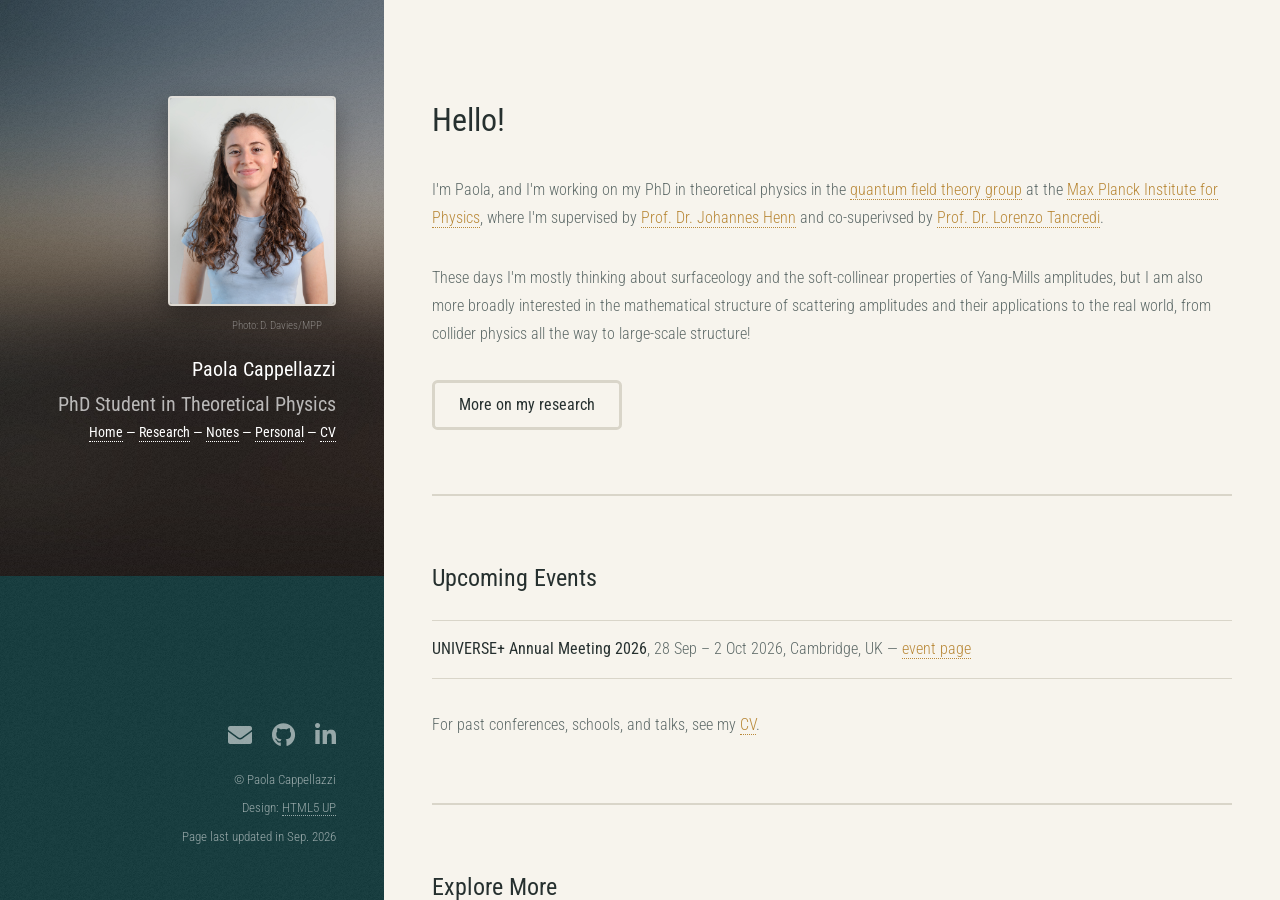
<file: index.html>
<!DOCTYPE HTML>
<!--
	Strata by HTML5 UP
	html5up.net | @ajlkn
	Free for personal and commercial use under the CCA 3.0 license (html5up.net/license)
	Adapted for Paola Cappellazzi
-->
<html>
	<head>
		<title>Paola Cappellazzi</title>
		<meta charset="utf-8" />
		<meta name="viewport" content="width=device-width, initial-scale=1, user-scalable=no" />
		<link rel="stylesheet" href="assets/css/main.css" />
	</head>
	<body class="is-preload">

		<!-- Header -->
			<header id="header">
				<div class="inner">
					<a href="#" class="image avatar"><img src="images/avatar.jpg" alt="Paola Cappellazzi" /></a>
					<p class="photo-credit">Photo: D. Davies/MPP</p>
					<h1><strong>Paola Cappellazzi</strong></h1>
					<h1>PhD Student in Theoretical Physics</h1>
					<h5><a href="index.html">Home</a> — <a href="research.html">Research</a> — <a href="notes.html">Notes</a> — <a href="personal.html">Personal</a> — <a href="cv.html">CV</a></h5>
				</div>
			</header>

		<!-- Content -->
			<div id="content-scroll">
			<div id="main">

				<!-- About -->
					<section id="about">
						<header class="major">
							<h2>Hello!</h2>
						</header>
						<p>
							I'm Paola, and I'm working on my PhD in theoretical physics in the <a href="https://www.mpp.mpg.de/en/research/structure-of-matter/quantum-field-theory" class="active">quantum field theory group</a> at the <a href="https://www.mpp.mpg.de/en/" class="active">Max Planck Institute for Physics</a>, where I'm supervised by <a href="https://jmhenn.github.io/index.html" class="active">Prof. Dr. Johannes Henn</a> and co-superivsed by <a href="https://www.professoren.tum.de/en/tancredi-lorenzo" class="active">Prof. Dr. Lorenzo Tancredi</a>.
						</p>
						
						<p>
							These days I'm mostly thinking about surfaceology and the soft-collinear properties of Yang-Mills amplitudes, but I am also more broadly interested in the mathematical structure of scattering amplitudes and their applications to the real world, from collider physics all the way to large-scale structure!
						</p>
						<ul class="actions">
							<li><a href="research.html" class="button">More on my research</a></li>
						</ul>
							<!--a recently completed my Master's in <a href="https://www.theorie.physik.uni-muenchen.de/TMP/" class="active">Theoretical and Mathematical Physics</a> in Munich.at <a href="https://www.lmu.de/en/index.html" class="active">LMU</a> and <a href="https://www.tum.de/en/" class="active">TUM</a> in Munich, with a thesis carried out in the Quantum Field Theory group at the <a href="https://www.mpp.mpg.de/en/" class="active">Max Planck Institute for Physics</a>, supervised by <a href="https://jmhenn.github.io/index.html" class="active">Prof. Dr. Johannes Henn</a> and <a href="https://wwwmpa.mpa-garching.mpg.de/~fabians/" class="active">Dr. Fabian Schmidt</a>.
							This fall, I will be starting my PhD at the <a href="https://www.mpp.mpg.de/en/" class="active">Max Planck Institute for Physics</a>, supervised by <a href="https://jmhenn.github.io/index.html" class="active">Prof. Dr. Johannes Henn</a> and <a href="https://www.professoren.tum.de/en/tancredi-lorenzo" class="active">Prof. Dr. Lorenzo Tancredi</a>, working on surfaceology.
						</p>
						<p>
							More broadly, my research interests center on the mathematical structure of scattering amplitudes, as well as their phenomenological applications, in particular on (late-time) cosmology.
						</p>
					-->
					</section>

				<!-- Upcoming Events -->
					<section id="events">
						<h2>Upcoming Events</h2>
						<!--
						<p>
							Nothing on the calendar right now &mdash; check back soon!
						</p>
						-->
						<ul class="clean-list">
							<li>
								<b>UNIVERSE+ Annual Meeting 2026</b>, 28 Sep &ndash; 2 Oct 2026, Cambridge, UK &mdash; <a href="https://indico.mpp.mpg.de/event/11861/" class="active">event page</a>
							</li>
						</ul>
						<p>
							For past conferences, schools, and talks, see my <a href="cv.html" class="active">CV</a>.
						</p>
					</section>

				<!-- Explore -->
					<section id="explore">
						<h2>Explore More</h2>
						<div class="card-grid">
							<a href="research.html" class="card">
								<h3>Research</h3>
								<p>Scattering amplitudes, Feynman integrals, and their applications.</p>
							</a>
							<a href="notes.html" class="card">
								<h3>Notes &amp; References</h3>
								<p>A running collection of notes and resources I've found useful.</p>
							</a>
							<a href="cv.html" class="card">
								<h3>Education &amp; CV</h3>
								<p>My academic background and full curriculum vitae.</p>
							</a>
							<a href="personal.html" class="card">
								<h3>Personal</h3>
								<p>A little more about me, beyond physics.</p>
							</a>
						</div>
					</section>

				<!-- Contact -->
					<section id="contact">
						<h2>Get in touch</h2>
						<p>
							I'm always happy to answer questions about my work: feel free to reach out!
						</p>
						<ul class="contact-list">
							<li>
								<span class="icon solid fa-envelope" aria-label="Email"></span> <span class="email-item"><a href="#" class="email-toggle">click to reveal</a><span class="email-popup" hidden></span></span>
							</li>
							<li>
								<b>Address</b>: Max Planck Institute for Physics, Boltzmannstr. 8, 85748 Garching, Germany
							</li>
						</ul>
					</section>

			</div>

		<!-- Footer -->
			<footer id="footer">
				<div class="inner">
					<ul class="icons">
						<li class="email-item"><a href="#" class="email-toggle icon solid fa-envelope"><span class="label">Email</span></a><span class="email-popup" hidden></span></li>
						<li><a href="https://github.com/paolanocap" class="icon brands fa-github"><span class="label">Github</span></a></li>
						<li><a href="https://www.linkedin.com/in/paola-cappellazzi" class="icon brands fa-linkedin-in"><span class="label">LinkedIn</span></a></li>
					</ul>
					<ul class="copyright">
						<li>&copy; Paola Cappellazzi</li><li>Design: <a href="http://html5up.net">HTML5 UP</a></li>
						<li>Page last updated in Sep. 2026</li>
					</ul>
				</div>
			</footer>

			</div>

		<!-- Scripts -->
			<script src="assets/js/jquery.min.js"></script>
			<script src="assets/js/jquery.poptrox.min.js"></script>
			<script src="assets/js/browser.min.js"></script>
			<script src="assets/js/breakpoints.min.js"></script>
			<script src="assets/js/util.js"></script>
			<script src="assets/js/main.js"></script>
			<script src="assets/js/email-obfuscate.js"></script>

	</body>
</html>
</file>
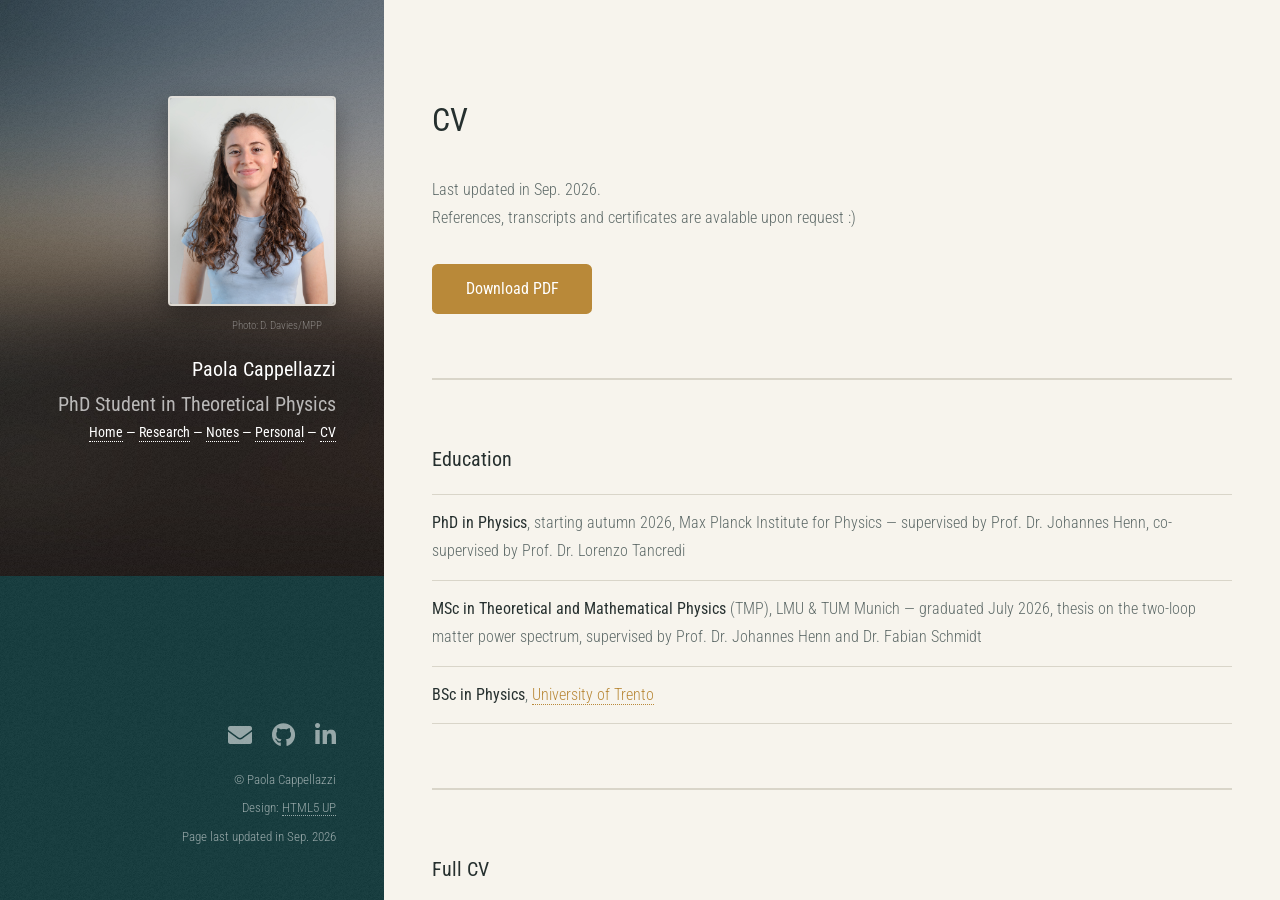
<file: cv.html>
<!DOCTYPE HTML>
<!--
	Strata by HTML5 UP
	html5up.net | @ajlkn
	Free for personal and commercial use under the CCA 3.0 license (html5up.net/license)
	Adapted for Paola Cappellazzi
-->
<html>
	<head>
		<title>Paola Cappellazzi</title>
		<meta charset="utf-8" />
		<meta name="viewport" content="width=device-width, initial-scale=1, user-scalable=no" />
		<link rel="stylesheet" href="assets/css/main.css" />
	</head>
	<body class="is-preload">

		<!-- Header -->
			<header id="header">
				<div class="inner">
					<a href="#" class="image avatar"><img src="images/avatar.jpg" alt="Paola Cappellazzi" /></a>
					<p class="photo-credit">Photo: D. Davies/MPP</p>
					<h1><strong>Paola Cappellazzi</strong></h1>
					<h1>PhD Student in Theoretical Physics</h1>
					<h5><a href="index.html">Home</a> — <a href="research.html">Research</a> — <a href="notes.html">Notes</a> — <a href="personal.html">Personal</a> — <a href="cv.html">CV</a></h5>
				</div>
			</header>

		<!-- Content -->
			<div id="content-scroll">
			<div id="main">

				<!-- One -->
					<section id="intro">
						<header class="major">
							<h2>CV</h2>
						</header>
						<p>Last updated in Sep. 2026.<br />
							References, transcripts and certificates are avalable upon request :)</p>
						<ul class="actions">
							<li><a href="assets/CV.pdf" class="button primary" target="_blank">Download PDF</a></li>
						</ul>
					</section>

				<!-- Education -->
					<section id="education">
						<h3>Education</h3>
						<ul class="clean-list">
							<li>
								<b>PhD in Physics</b>, starting autumn 2026, Max Planck Institute for Physics &mdash; supervised by Prof. Dr. Johannes Henn, co-supervised by Prof. Dr. Lorenzo Tancredi
							</li>
							<li>
								<b>MSc in Theoretical and Mathematical Physics</b> (TMP), LMU &amp; TUM Munich &mdash; graduated July 2026, thesis on the two-loop matter power spectrum, supervised by Prof. Dr. Johannes Henn and Dr. Fabian Schmidt
							</li>
							<li>
								<b>BSc in Physics</b>, <a href="https://www.unitn.it/en" class="active">University of Trento</a>
							</li>
						</ul>
					</section>

				<!-- Full CV -->
					<section id="cv-embed">
						<h3>Full CV</h3>
						<embed src="assets/CV.pdf" type="application/pdf" width="100%" height="800" style="border: 1px solid #d9d5c9; border-radius: 4px;" />
					</section>

			</div>

		<!-- Footer -->
			<footer id="footer">
				<div class="inner">
					<ul class="icons">
						<li class="email-item"><a href="#" class="email-toggle icon solid fa-envelope"><span class="label">Email</span></a><span class="email-popup" hidden></span></li>
						<li><a href="https://github.com/paolanocap" class="icon brands fa-github"><span class="label">Github</span></a></li>
						<li><a href="https://www.linkedin.com/in/paola-cappellazzi" class="icon brands fa-linkedin-in"><span class="label">LinkedIn</span></a></li>
					</ul>
					<ul class="copyright">
						<li>&copy; Paola Cappellazzi</li><li>Design: <a href="http://html5up.net">HTML5 UP</a></li>
						<li>Page last updated in Sep. 2026</li>
					</ul>
				</div>
			</footer>

			</div>

		<!-- Scripts -->
			<script src="assets/js/jquery.min.js"></script>
			<script src="assets/js/jquery.poptrox.min.js"></script>
			<script src="assets/js/browser.min.js"></script>
			<script src="assets/js/breakpoints.min.js"></script>
			<script src="assets/js/util.js"></script>
			<script src="assets/js/main.js"></script>
			<script src="assets/js/email-obfuscate.js"></script>

	</body>
</html>
</file>
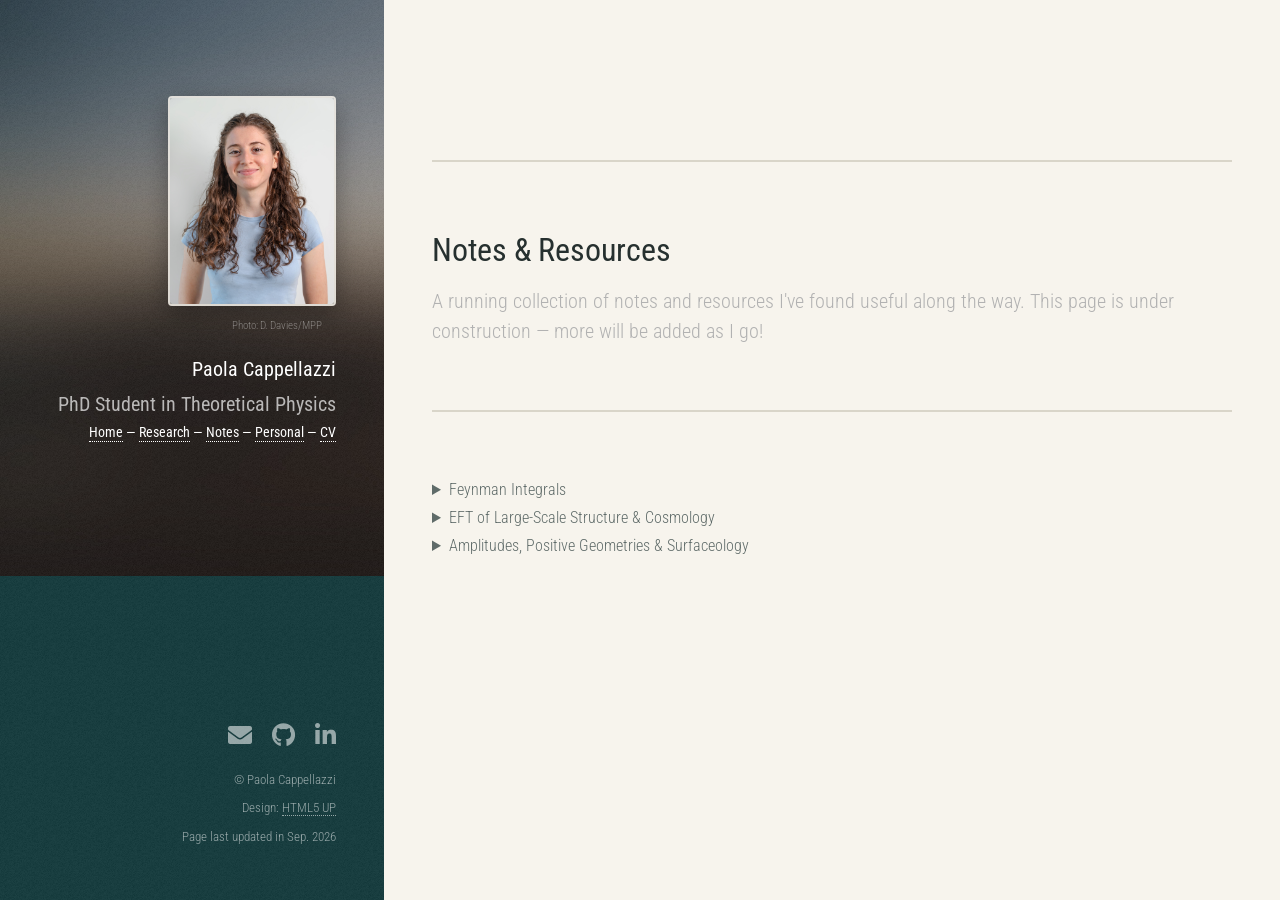
<file: notes.html>
<!DOCTYPE HTML>
<!--
	Strata by HTML5 UP
	html5up.net | @ajlkn
	Free for personal and commercial use under the CCA 3.0 license (html5up.net/license)
	Adapted for Paola Cappellazzi
-->
<html>
	<head>
		<title>Paola Cappellazzi</title>
		<meta charset="utf-8" />
		<meta name="viewport" content="width=device-width, initial-scale=1, user-scalable=no" />
		<link rel="stylesheet" href="assets/css/main.css" />
	</head>
	<body class="is-preload">

		<!-- Header -->
			<header id="header">
				<div class="inner">
					<a href="#" class="image avatar"><img src="images/avatar.jpg" alt="Paola Cappellazzi" /></a>
					<p class="photo-credit">Photo: D. Davies/MPP</p>
					<h1><strong>Paola Cappellazzi</strong></h1>
					<h1>PhD Student in Theoretical Physics</h1>
					<h5><a href="index.html">Home</a> — <a href="research.html">Research</a> — <a href="notes.html">Notes</a> — <a href="personal.html">Personal</a> — <a href="cv.html">CV</a></h5>
				</div>
			</header>

		<!-- Content -->
			<div id="content-scroll">
			<div id="main">
				<style type="text/css">

					.publication-card {
						border: 1px solid #d9d5c9;
						border-radius: 0.75rem;
						padding: 1.5rem;
						margin: 0.5rem 0 1rem 0;
						background-color: rgba(255, 253, 248, 0.6);
						transition: transform 0.3s ease, box-shadow 0.3s ease;
					}

					.publication-card:hover {
						transform: translateY(-4px);
						box-shadow: 0 8px 20px rgba(17, 79, 82, 0.15);
					}

					.publication-card :last-child {
						margin-bottom: 0;
					}
				</style>

				<!-- One -->
					<section id="intro">
						<header class="major">
							<h2>Notes &amp; Resources</h2>
							<p>
								A running collection of notes and resources I've found useful along the way. This page is under construction &mdash; more will be added as I go!
							</p>
						</header>
					</section>

				<!-- Two -->
					<section id="resources">

						<details>
							<summary class="h2">Feynman Integrals</summary>
							<div class="publication-card">
								<div class="row">
									<div class="col-12 col-md-10">
										<ol>
											<li>TBC.</li>
										</ol>
									</div>
								</div>
							</div>
						</details>

						<details>
							<summary class="h2">EFT of Large-Scale Structure &amp; Cosmology</summary>
							<div class="publication-card">
								<div class="row">
									<div class="col-12 col-md-10">
										<ol>
											<li>TBC.</li>
										</ol>
									</div>
								</div>
							</div>
						</details>

						<details>
							<summary class="h2">Amplitudes, Positive Geometries &amp; Surfaceology</summary>
							<div class="publication-card">
								<div class="row">
									<div class="col-12 col-md-10">
										<ol>
											<li>TBC.</li>
										</ol>
									</div>
								</div>
							</div>
						</details>

					</section>

			</div>

		<!-- Footer -->
			<footer id="footer">
				<div class="inner">
					<ul class="icons">
						<li class="email-item"><a href="#" class="email-toggle icon solid fa-envelope"><span class="label">Email</span></a><span class="email-popup" hidden></span></li>
						<li><a href="https://github.com/paolanocap" class="icon brands fa-github"><span class="label">Github</span></a></li>
						<li><a href="https://www.linkedin.com/in/paola-cappellazzi" class="icon brands fa-linkedin-in"><span class="label">LinkedIn</span></a></li>
					</ul>
					<ul class="copyright">
						<li>&copy; Paola Cappellazzi</li><li>Design: <a href="http://html5up.net">HTML5 UP</a></li>
						<li>Page last updated in Sep. 2026</li>
					</ul>
				</div>
			</footer>

			</div>

		<!-- Scripts -->
			<script src="assets/js/jquery.min.js"></script>
			<script src="assets/js/jquery.poptrox.min.js"></script>
			<script src="assets/js/browser.min.js"></script>
			<script src="assets/js/breakpoints.min.js"></script>
			<script src="assets/js/util.js"></script>
			<script src="assets/js/main.js"></script>
			<script src="assets/js/email-obfuscate.js"></script>

	</body>
</html>
</file>
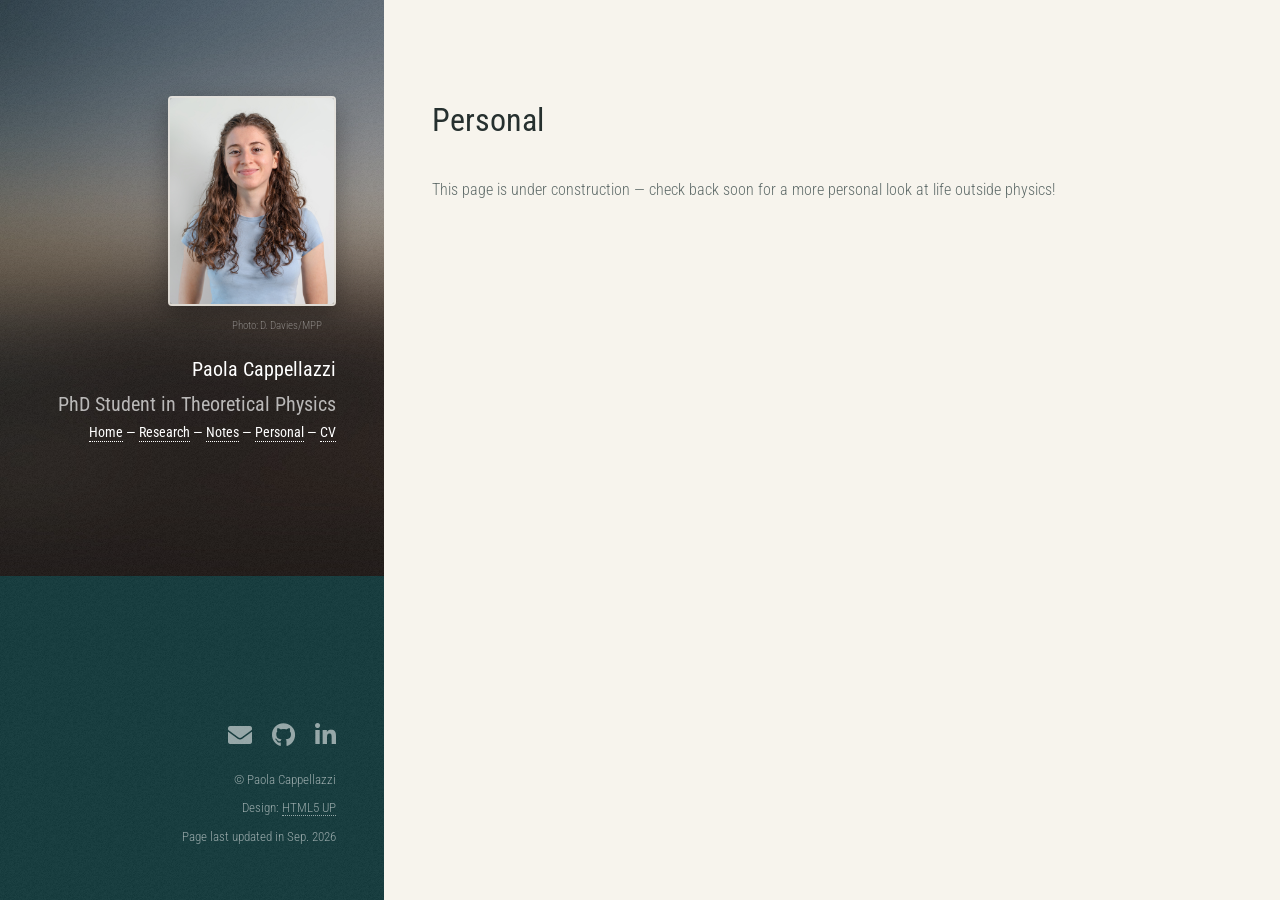
<file: personal.html>
<!DOCTYPE HTML>
<!--
	Strata by HTML5 UP
	html5up.net | @ajlkn
	Free for personal and commercial use under the CCA 3.0 license (html5up.net/license)
	Adapted for Paola Cappellazzi
-->
<html>
	<head>
		<title>Paola Cappellazzi</title>
		<meta charset="utf-8" />
		<meta name="viewport" content="width=device-width, initial-scale=1, user-scalable=no" />
		<link rel="stylesheet" href="assets/css/main.css" />
	</head>
	<body class="is-preload">

		<!-- Header -->
			<header id="header">
				<div class="inner">
					<a href="#" class="image avatar"><img src="images/avatar.jpg" alt="Paola Cappellazzi" /></a>
					<p class="photo-credit">Photo: D. Davies/MPP</p>
					<h1><strong>Paola Cappellazzi</strong></h1>
					<h1>PhD Student in Theoretical Physics</h1>
					<h5><a href="index.html">Home</a> — <a href="research.html">Research</a> — <a href="notes.html">Notes</a> — <a href="personal.html">Personal</a> — <a href="cv.html">CV</a></h5>
				</div>
			</header>

		<!-- Content -->
			<div id="content-scroll">
			<div id="main">

				<!-- One -->
					<section id="intro">
						<header class="major">
							<h2>Personal</h2>
						</header>
						<p>
							This page is under construction &mdash; check back soon for a more personal look at life outside physics!
						</p>
					</section>

			</div>

		<!-- Footer -->
			<footer id="footer">
				<div class="inner">
					<ul class="icons">
						<li class="email-item"><a href="#" class="email-toggle icon solid fa-envelope"><span class="label">Email</span></a><span class="email-popup" hidden></span></li>
						<li><a href="https://github.com/paolanocap" class="icon brands fa-github"><span class="label">Github</span></a></li>
						<li><a href="https://www.linkedin.com/in/paola-cappellazzi" class="icon brands fa-linkedin-in"><span class="label">LinkedIn</span></a></li>
					</ul>
					<ul class="copyright">
						<li>&copy; Paola Cappellazzi</li><li>Design: <a href="http://html5up.net">HTML5 UP</a></li>
						<li>Page last updated in Sep. 2026</li>
					</ul>
				</div>
			</footer>

			</div>

		<!-- Scripts -->
			<script src="assets/js/jquery.min.js"></script>
			<script src="assets/js/jquery.poptrox.min.js"></script>
			<script src="assets/js/browser.min.js"></script>
			<script src="assets/js/breakpoints.min.js"></script>
			<script src="assets/js/util.js"></script>
			<script src="assets/js/main.js"></script>
			<script src="assets/js/email-obfuscate.js"></script>

	</body>
</html>
</file>
<file: assets/css/main.css>
@import url("fontawesome-all.min.css");
@import url("https://fonts.googleapis.com/css?family=Roboto+Condensed:300,300i,400,400i,700&display=swap");

/*
	Strata by HTML5 UP
	html5up.net | @ajlkn
	Free for personal and commercial use under the CCA 3.0 license (html5up.net/license)
*/

html, body, div, span, applet, object,
iframe, h1, h2, h3, h4, h5, h6, p, blockquote,
pre, a, abbr, acronym, address, big, cite,
code, del, dfn, em, img, ins, kbd, q, s, samp,
small, strike, strong, sub, sup, tt, var, b,
u, i, center, dl, dt, dd, ol, ul, li, fieldset,
form, label, legend, table, caption, tbody,
tfoot, thead, tr, th, td, article, aside,
canvas, details, embed, figure, figcaption,
footer, header, hgroup, menu, nav, output, ruby,
section, summary, time, mark, audio, video {
	margin: 0;
	padding: 0;
	border: 0;
	font-size: 100%;
	font: inherit;
	vertical-align: baseline;}

article, aside, details, figcaption, figure,
footer, header, hgroup, menu, nav, section {
	display: block;}

body {
	line-height: 1;
}

ol, ul {
	list-style: none;
}

blockquote, q {
	quotes: none;
}

	blockquote:before, blockquote:after, q:before, q:after {
		content: '';
		content: none;
	}

table {
	border-collapse: collapse;
	border-spacing: 0;
}

body {
	-webkit-text-size-adjust: none;
}

mark {
	background-color: transparent;
	color: inherit;
}

input::-moz-focus-inner {
	border: 0;
	padding: 0;
}

input, select, textarea {
	-moz-appearance: none;
	-webkit-appearance: none;
	-ms-appearance: none;
	appearance: none;
}

/* Basic */

	html {
		box-sizing: border-box;
	}

	*, *:before, *:after {
		box-sizing: inherit;
	}

	body {
		background: #f7f4ed;
	}

		body.is-preload *, body.is-preload *:before, body.is-preload *:after {
			-moz-animation: none !important;
			-webkit-animation: none !important;
			-ms-animation: none !important;
			animation: none !important;
			-moz-transition: none !important;
			-webkit-transition: none !important;
			-ms-transition: none !important;
			transition: none !important;
		}

	body, input, select, textarea {
		color: #5f6b69;
		font-family: "Roboto Condensed", Helvetica, sans-serif;
		font-size: 16pt;
		font-weight: 300;
		line-height: 1.75em;
	}

	h1, h2, h3, h4, h5, h6 {
		font-family: "Roboto Condensed", Helvetica, sans-serif;
		font-weight: 300;
	}

	a {
		-moz-transition: color 0.2s ease-in-out, border-color 0.2s ease-in-out;
		-webkit-transition: color 0.2s ease-in-out, border-color 0.2s ease-in-out;
		-ms-transition: color 0.2s ease-in-out, border-color 0.2s ease-in-out;
		transition: color 0.2s ease-in-out, border-color 0.2s ease-in-out;
		border-bottom: dotted 1px;
		color: #b98939;
		text-decoration: none;
	}

		a:hover {
			border-bottom-color: transparent;
			color: #b98939 !important;
			text-decoration: none;
		}

	strong, b {
		color: #26302f;
		font-weight: 400;
	}

	em, i {
		font-style: italic;
	}

	p {
		margin: 0 0 2em 0;
	}

	h1, h2, h3, h4, h5, h6 {
		color: #26302f;
		font-weight: 400;
		line-height: 1em;
		margin: 0 0 1em 0;
	}

		h1 a, h2 a, h3 a, h4 a, h5 a, h6 a {
			color: inherit;
			text-decoration: none;
		}

	h1 {
		font-size: 2em;
		line-height: 1.5em;
	}

	h2 {
		font-size: 1.5em;
		line-height: 1.5em;
	}

	h3 {
		font-size: 1.25em;
		line-height: 1.5em;
	}

	h4 {
		font-size: 1.1em;
		line-height: 1.5em;
	}

	h5 {
		font-size: 0.9em;
		line-height: 1.5em;
	}

	h6 {
		font-size: 0.7em;
		line-height: 1.5em;
	}

	sub {
		font-size: 0.8em;
		position: relative;
		top: 0.5em;
	}

	sup {
		font-size: 0.8em;
		position: relative;
		top: -0.5em;
	}

	hr {
		border: 0;
		border-bottom: solid 2px #d9d5c9;
		margin: 2em 0;
	}

		hr.major {
			margin: 3em 0;
		}

	blockquote {
		border-left: solid 6px #d9d5c9;
		font-style: italic;
		margin: 0 0 2em 0;
		padding: 0.5em 0 0.5em 1.5em;
	}

	code {
		background: #efe8d8;
		border-radius: 0.35em;
		border: solid 2px #d9d5c9;
		font-family: "Courier New", monospace;
		font-size: 0.9em;
		margin: 0 0.25em;
		padding: 0.25em 0.65em;
	}

	pre {
		-webkit-overflow-scrolling: touch;
		font-family: "Courier New", monospace;
		font-size: 0.9em;
		margin: 0 0 2em 0;
	}

		pre code {
			display: block;
			line-height: 1.75em;
			padding: 1em 1.5em;
			overflow-x: auto;
		}

	.align-left {
		text-align: left;
	}

	.align-center {
		text-align: center;
	}

	.align-right {
		text-align: right;
	}

/* Container */

	.container {
		margin: 0 auto;
		max-width: calc(100% - 4em);
		width: 100%;
	}

		.container.xsmall {
			width: 25%;
		}

		.container.small {
			width: 50%;
		}

		.container.medium {
			width: 75%;
		}

		.container.large {
			width: 125%;
		}

		.container.xlarge {
			width: 150%;
		}

		.container.max {
			width: 100%;
		}

		@media screen and (max-width: 980px) {

			.container {
				width: 100% !important;
				max-width: 100% !important;
			}

		}

		@media screen and (max-width: 480px) {

			.container {
				max-width: calc(100% - 3em);
			}

		}

/* Row */

	.row {
		display: flex;
		flex-wrap: wrap;
		box-sizing: border-box;
		align-items: stretch;
	}

		.row > * {
			box-sizing: border-box;
		}

		.row.gtr-uniform > * > :last-child {
			margin-bottom: 0;
		}

		.row.aln-left {
			justify-content: flex-start;
		}

		.row.aln-center {
			justify-content: center;
		}

		.row.aln-right {
			justify-content: flex-end;
		}

		.row.aln-top {
			align-items: flex-start;
		}

		.row.aln-middle {
			align-items: center;
		}

		.row.aln-bottom {
			align-items: flex-end;
		}

		.row > .imp {
			order: -1;
		}

		.row > .col-1 {
			width: 8.33333%;
		}

		.row > .off-1 {
			margin-left: 8.33333%;
		}

		.row > .col-2 {
			width: 16.66667%;
		}

		.row > .off-2 {
			margin-left: 16.66667%;
		}

		.row > .col-3 {
			width: 25%;
		}

		.row > .off-3 {
			margin-left: 25%;
		}

		.row > .col-4 {
			width: 33.33333%;
		}

		.row > .off-4 {
			margin-left: 33.33333%;
		}

		.row > .col-5 {
			width: 41.66667%;
		}

		.row > .off-5 {
			margin-left: 41.66667%;
		}

		.row > .col-6 {
			width: 50%;
		}

		.row > .off-6 {
			margin-left: 50%;
		}

		.row > .col-7 {
			width: 58.33333%;
		}

		.row > .off-7 {
			margin-left: 58.33333%;
		}

		.row > .col-8 {
			width: 66.66667%;
		}

		.row > .off-8 {
			margin-left: 66.66667%;
		}

		.row > .col-9 {
			width: 75%;
		}

		.row > .off-9 {
			margin-left: 75%;
		}

		.row > .col-10 {
			width: 83.33333%;
		}

		.row > .off-10 {
			margin-left: 83.33333%;
		}

		.row > .col-11 {
			width: 91.66667%;
		}

		.row > .off-11 {
			margin-left: 91.66667%;
		}

		.row > .col-12 {
			width: 100%;
		}

		.row > .off-12 {
			margin-left: 100%;
		}

		.row.gtr-0 {
			margin-top: 0;
			margin-left: 0em;
		}

			.row.gtr-0 > * {
				padding: 0 0 0 0em;
			}

			.row.gtr-0.gtr-uniform {
				margin-top: 0em;
			}

				.row.gtr-0.gtr-uniform > * {
					padding-top: 0em;
				}

		.row.gtr-25 {
			margin-top: 0;
			margin-left: -0.625em;
		}

			.row.gtr-25 > * {
				padding: 0 0 0 0.625em;
			}

			.row.gtr-25.gtr-uniform {
				margin-top: -0.625em;
			}

				.row.gtr-25.gtr-uniform > * {
					padding-top: 0.625em;
				}

		.row.gtr-50 {
			margin-top: 0;
			margin-left: -1.25em;
		}

			.row.gtr-50 > * {
				padding: 0 0 0 1.25em;
			}

			.row.gtr-50.gtr-uniform {
				margin-top: -1.25em;
			}

				.row.gtr-50.gtr-uniform > * {
					padding-top: 1.25em;
				}

		.row {
			margin-top: 0;
			margin-left: -2.5em;
		}

			.row > * {
				padding: 0 0 0 2.5em;
			}

			.row.gtr-uniform {
				margin-top: -2.5em;
			}

				.row.gtr-uniform > * {
					padding-top: 2.5em;
				}

		.row.gtr-150 {
			margin-top: 0;
			margin-left: -3.75em;
		}

			.row.gtr-150 > * {
				padding: 0 0 0 3.75em;
			}

			.row.gtr-150.gtr-uniform {
				margin-top: -3.75em;
			}

				.row.gtr-150.gtr-uniform > * {
					padding-top: 3.75em;
				}

		.row.gtr-200 {
			margin-top: 0;
			margin-left: -5em;
		}

			.row.gtr-200 > * {
				padding: 0 0 0 5em;
			}

			.row.gtr-200.gtr-uniform {
				margin-top: -5em;
			}

				.row.gtr-200.gtr-uniform > * {
					padding-top: 5em;
				}

		@media screen and (max-width: 1800px) {

			.row {
				display: flex;
				flex-wrap: wrap;
				box-sizing: border-box;
				align-items: stretch;
			}

				.row > * {
					box-sizing: border-box;
				}

				.row.gtr-uniform > * > :last-child {
					margin-bottom: 0;
				}

				.row.aln-left {
					justify-content: flex-start;
				}

				.row.aln-center {
					justify-content: center;
				}

				.row.aln-right {
					justify-content: flex-end;
				}

				.row.aln-top {
					align-items: flex-start;
				}

				.row.aln-middle {
					align-items: center;
				}

				.row.aln-bottom {
					align-items: flex-end;
				}

				.row > .imp-xlarge {
					order: -1;
				}

				.row > .col-1-xlarge {
					width: 8.33333%;
				}

				.row > .off-1-xlarge {
					margin-left: 8.33333%;
				}

				.row > .col-2-xlarge {
					width: 16.66667%;
				}

				.row > .off-2-xlarge {
					margin-left: 16.66667%;
				}

				.row > .col-3-xlarge {
					width: 25%;
				}

				.row > .off-3-xlarge {
					margin-left: 25%;
				}

				.row > .col-4-xlarge {
					width: 33.33333%;
				}

				.row > .off-4-xlarge {
					margin-left: 33.33333%;
				}

				.row > .col-5-xlarge {
					width: 41.66667%;
				}

				.row > .off-5-xlarge {
					margin-left: 41.66667%;
				}

				.row > .col-6-xlarge {
					width: 50%;
				}

				.row > .off-6-xlarge {
					margin-left: 50%;
				}

				.row > .col-7-xlarge {
					width: 58.33333%;
				}

				.row > .off-7-xlarge {
					margin-left: 58.33333%;
				}

				.row > .col-8-xlarge {
					width: 66.66667%;
				}

				.row > .off-8-xlarge {
					margin-left: 66.66667%;
				}

				.row > .col-9-xlarge {
					width: 75%;
				}

				.row > .off-9-xlarge {
					margin-left: 75%;
				}

				.row > .col-10-xlarge {
					width: 83.33333%;
				}

				.row > .off-10-xlarge {
					margin-left: 83.33333%;
				}

				.row > .col-11-xlarge {
					width: 91.66667%;
				}

				.row > .off-11-xlarge {
					margin-left: 91.66667%;
				}

				.row > .col-12-xlarge {
					width: 100%;
				}

				.row > .off-12-xlarge {
					margin-left: 100%;
				}

				.row.gtr-0 {
					margin-top: 0;
					margin-left: 0em;
				}

					.row.gtr-0 > * {
						padding: 0 0 0 0em;
					}

					.row.gtr-0.gtr-uniform {
						margin-top: 0em;
					}

						.row.gtr-0.gtr-uniform > * {
							padding-top: 0em;
						}

				.row.gtr-25 {
					margin-top: 0;
					margin-left: -0.625em;
				}

					.row.gtr-25 > * {
						padding: 0 0 0 0.625em;
					}

					.row.gtr-25.gtr-uniform {
						margin-top: -0.625em;
					}

						.row.gtr-25.gtr-uniform > * {
							padding-top: 0.625em;
						}

				.row.gtr-50 {
					margin-top: 0;
					margin-left: -1.25em;
				}

					.row.gtr-50 > * {
						padding: 0 0 0 1.25em;
					}

					.row.gtr-50.gtr-uniform {
						margin-top: -1.25em;
					}

						.row.gtr-50.gtr-uniform > * {
							padding-top: 1.25em;
						}

				.row {
					margin-top: 0;
					margin-left: -2.5em;
				}

					.row > * {
						padding: 0 0 0 2.5em;
					}

					.row.gtr-uniform {
						margin-top: -2.5em;
					}

						.row.gtr-uniform > * {
							padding-top: 2.5em;
						}

				.row.gtr-150 {
					margin-top: 0;
					margin-left: -3.75em;
				}

					.row.gtr-150 > * {
						padding: 0 0 0 3.75em;
					}

					.row.gtr-150.gtr-uniform {
						margin-top: -3.75em;
					}

						.row.gtr-150.gtr-uniform > * {
							padding-top: 3.75em;
						}

				.row.gtr-200 {
					margin-top: 0;
					margin-left: -5em;
				}

					.row.gtr-200 > * {
						padding: 0 0 0 5em;
					}

					.row.gtr-200.gtr-uniform {
						margin-top: -5em;
					}

						.row.gtr-200.gtr-uniform > * {
							padding-top: 5em;
						}

		}

		@media screen and (max-width: 1280px) {

			.row {
				display: flex;
				flex-wrap: wrap;
				box-sizing: border-box;
				align-items: stretch;
			}

				.row > * {
					box-sizing: border-box;
				}

				.row.gtr-uniform > * > :last-child {
					margin-bottom: 0;
				}

				.row.aln-left {
					justify-content: flex-start;
				}

				.row.aln-center {
					justify-content: center;
				}

				.row.aln-right {
					justify-content: flex-end;
				}

				.row.aln-top {
					align-items: flex-start;
				}

				.row.aln-middle {
					align-items: center;
				}

				.row.aln-bottom {
					align-items: flex-end;
				}

				.row > .imp-large {
					order: -1;
				}

				.row > .col-1-large {
					width: 8.33333%;
				}

				.row > .off-1-large {
					margin-left: 8.33333%;
				}

				.row > .col-2-large {
					width: 16.66667%;
				}

				.row > .off-2-large {
					margin-left: 16.66667%;
				}

				.row > .col-3-large {
					width: 25%;
				}

				.row > .off-3-large {
					margin-left: 25%;
				}

				.row > .col-4-large {
					width: 33.33333%;
				}

				.row > .off-4-large {
					margin-left: 33.33333%;
				}

				.row > .col-5-large {
					width: 41.66667%;
				}

				.row > .off-5-large {
					margin-left: 41.66667%;
				}

				.row > .col-6-large {
					width: 50%;
				}

				.row > .off-6-large {
					margin-left: 50%;
				}

				.row > .col-7-large {
					width: 58.33333%;
				}

				.row > .off-7-large {
					margin-left: 58.33333%;
				}

				.row > .col-8-large {
					width: 66.66667%;
				}

				.row > .off-8-large {
					margin-left: 66.66667%;
				}

				.row > .col-9-large {
					width: 75%;
				}

				.row > .off-9-large {
					margin-left: 75%;
				}

				.row > .col-10-large {
					width: 83.33333%;
				}

				.row > .off-10-large {
					margin-left: 83.33333%;
				}

				.row > .col-11-large {
					width: 91.66667%;
				}

				.row > .off-11-large {
					margin-left: 91.66667%;
				}

				.row > .col-12-large {
					width: 100%;
				}

				.row > .off-12-large {
					margin-left: 100%;
				}

				.row.gtr-0 {
					margin-top: 0;
					margin-left: 0em;
				}

					.row.gtr-0 > * {
						padding: 0 0 0 0em;
					}

					.row.gtr-0.gtr-uniform {
						margin-top: 0em;
					}

						.row.gtr-0.gtr-uniform > * {
							padding-top: 0em;
						}

				.row.gtr-25 {
					margin-top: 0;
					margin-left: -0.5em;
				}

					.row.gtr-25 > * {
						padding: 0 0 0 0.5em;
					}

					.row.gtr-25.gtr-uniform {
						margin-top: -0.5em;
					}

						.row.gtr-25.gtr-uniform > * {
							padding-top: 0.5em;
						}

				.row.gtr-50 {
					margin-top: 0;
					margin-left: -1em;
				}

					.row.gtr-50 > * {
						padding: 0 0 0 1em;
					}

					.row.gtr-50.gtr-uniform {
						margin-top: -1em;
					}

						.row.gtr-50.gtr-uniform > * {
							padding-top: 1em;
						}

				.row {
					margin-top: 0;
					margin-left: -2em;
				}

					.row > * {
						padding: 0 0 0 2em;
					}

					.row.gtr-uniform {
						margin-top: -2em;
					}

						.row.gtr-uniform > * {
							padding-top: 2em;
						}

				.row.gtr-150 {
					margin-top: 0;
					margin-left: -3em;
				}

					.row.gtr-150 > * {
						padding: 0 0 0 3em;
					}

					.row.gtr-150.gtr-uniform {
						margin-top: -3em;
					}

						.row.gtr-150.gtr-uniform > * {
							padding-top: 3em;
						}

				.row.gtr-200 {
					margin-top: 0;
					margin-left: -4em;
				}

					.row.gtr-200 > * {
						padding: 0 0 0 4em;
					}

					.row.gtr-200.gtr-uniform {
						margin-top: -4em;
					}

						.row.gtr-200.gtr-uniform > * {
							padding-top: 4em;
						}

		}

		@media screen and (max-width: 980px) {

			.row {
				display: flex;
				flex-wrap: wrap;
				box-sizing: border-box;
				align-items: stretch;
			}

				.row > * {
					box-sizing: border-box;
				}

				.row.gtr-uniform > * > :last-child {
					margin-bottom: 0;
				}

				.row.aln-left {
					justify-content: flex-start;
				}

				.row.aln-center {
					justify-content: center;
				}

				.row.aln-right {
					justify-content: flex-end;
				}

				.row.aln-top {
					align-items: flex-start;
				}

				.row.aln-middle {
					align-items: center;
				}

				.row.aln-bottom {
					align-items: flex-end;
				}

				.row > .imp-medium {
					order: -1;
				}

				.row > .col-1-medium {
					width: 8.33333%;
				}

				.row > .off-1-medium {
					margin-left: 8.33333%;
				}

				.row > .col-2-medium {
					width: 16.66667%;
				}

				.row > .off-2-medium {
					margin-left: 16.66667%;
				}

				.row > .col-3-medium {
					width: 25%;
				}

				.row > .off-3-medium {
					margin-left: 25%;
				}

				.row > .col-4-medium {
					width: 33.33333%;
				}

				.row > .off-4-medium {
					margin-left: 33.33333%;
				}

				.row > .col-5-medium {
					width: 41.66667%;
				}

				.row > .off-5-medium {
					margin-left: 41.66667%;
				}

				.row > .col-6-medium {
					width: 50%;
				}

				.row > .off-6-medium {
					margin-left: 50%;
				}

				.row > .col-7-medium {
					width: 58.33333%;
				}

				.row > .off-7-medium {
					margin-left: 58.33333%;
				}

				.row > .col-8-medium {
					width: 66.66667%;
				}

				.row > .off-8-medium {
					margin-left: 66.66667%;
				}

				.row > .col-9-medium {
					width: 75%;
				}

				.row > .off-9-medium {
					margin-left: 75%;
				}

				.row > .col-10-medium {
					width: 83.33333%;
				}

				.row > .off-10-medium {
					margin-left: 83.33333%;
				}

				.row > .col-11-medium {
					width: 91.66667%;
				}

				.row > .off-11-medium {
					margin-left: 91.66667%;
				}

				.row > .col-12-medium {
					width: 100%;
				}

				.row > .off-12-medium {
					margin-left: 100%;
				}

				.row.gtr-0 {
					margin-top: 0;
					margin-left: 0em;
				}

					.row.gtr-0 > * {
						padding: 0 0 0 0em;
					}

					.row.gtr-0.gtr-uniform {
						margin-top: 0em;
					}

						.row.gtr-0.gtr-uniform > * {
							padding-top: 0em;
						}

				.row.gtr-25 {
					margin-top: 0;
					margin-left: -0.5em;
				}

					.row.gtr-25 > * {
						padding: 0 0 0 0.5em;
					}

					.row.gtr-25.gtr-uniform {
						margin-top: -0.5em;
					}

						.row.gtr-25.gtr-uniform > * {
							padding-top: 0.5em;
						}

				.row.gtr-50 {
					margin-top: 0;
					margin-left: -1em;
				}

					.row.gtr-50 > * {
						padding: 0 0 0 1em;
					}

					.row.gtr-50.gtr-uniform {
						margin-top: -1em;
					}

						.row.gtr-50.gtr-uniform > * {
							padding-top: 1em;
						}

				.row {
					margin-top: 0;
					margin-left: -2em;
				}

					.row > * {
						padding: 0 0 0 2em;
					}

					.row.gtr-uniform {
						margin-top: -2em;
					}

						.row.gtr-uniform > * {
							padding-top: 2em;
						}

				.row.gtr-150 {
					margin-top: 0;
					margin-left: -3em;
				}

					.row.gtr-150 > * {
						padding: 0 0 0 3em;
					}

					.row.gtr-150.gtr-uniform {
						margin-top: -3em;
					}

						.row.gtr-150.gtr-uniform > * {
							padding-top: 3em;
						}

				.row.gtr-200 {
					margin-top: 0;
					margin-left: -4em;
				}

					.row.gtr-200 > * {
						padding: 0 0 0 4em;
					}

					.row.gtr-200.gtr-uniform {
						margin-top: -4em;
					}

						.row.gtr-200.gtr-uniform > * {
							padding-top: 4em;
						}

		}

		@media screen and (max-width: 736px) {

			.row {
				display: flex;
				flex-wrap: wrap;
				box-sizing: border-box;
				align-items: stretch;
			}

				.row > * {
					box-sizing: border-box;
				}

				.row.gtr-uniform > * > :last-child {
					margin-bottom: 0;
				}

				.row.aln-left {
					justify-content: flex-start;
				}

				.row.aln-center {
					justify-content: center;
				}

				.row.aln-right {
					justify-content: flex-end;
				}

				.row.aln-top {
					align-items: flex-start;
				}

				.row.aln-middle {
					align-items: center;
				}

				.row.aln-bottom {
					align-items: flex-end;
				}

				.row > .imp-small {
					order: -1;
				}

				.row > .col-1-small {
					width: 8.33333%;
				}

				.row > .off-1-small {
					margin-left: 8.33333%;
				}

				.row > .col-2-small {
					width: 16.66667%;
				}

				.row > .off-2-small {
					margin-left: 16.66667%;
				}

				.row > .col-3-small {
					width: 25%;
				}

				.row > .off-3-small {
					margin-left: 25%;
				}

				.row > .col-4-small {
					width: 33.33333%;
				}

				.row > .off-4-small {
					margin-left: 33.33333%;
				}

				.row > .col-5-small {
					width: 41.66667%;
				}

				.row > .off-5-small {
					margin-left: 41.66667%;
				}

				.row > .col-6-small {
					width: 50%;
				}

				.row > .off-6-small {
					margin-left: 50%;
				}

				.row > .col-7-small {
					width: 58.33333%;
				}

				.row > .off-7-small {
					margin-left: 58.33333%;
				}

				.row > .col-8-small {
					width: 66.66667%;
				}

				.row > .off-8-small {
					margin-left: 66.66667%;
				}

				.row > .col-9-small {
					width: 75%;
				}

				.row > .off-9-small {
					margin-left: 75%;
				}

				.row > .col-10-small {
					width: 83.33333%;
				}

				.row > .off-10-small {
					margin-left: 83.33333%;
				}

				.row > .col-11-small {
					width: 91.66667%;
				}

				.row > .off-11-small {
					margin-left: 91.66667%;
				}

				.row > .col-12-small {
					width: 100%;
				}

				.row > .off-12-small {
					margin-left: 100%;
				}

				.row.gtr-0 {
					margin-top: 0;
					margin-left: 0em;
				}

					.row.gtr-0 > * {
						padding: 0 0 0 0em;
					}

					.row.gtr-0.gtr-uniform {
						margin-top: 0em;
					}

						.row.gtr-0.gtr-uniform > * {
							padding-top: 0em;
						}

				.row.gtr-25 {
					margin-top: 0;
					margin-left: -0.375em;
				}

					.row.gtr-25 > * {
						padding: 0 0 0 0.375em;
					}

					.row.gtr-25.gtr-uniform {
						margin-top: -0.375em;
					}

						.row.gtr-25.gtr-uniform > * {
							padding-top: 0.375em;
						}

				.row.gtr-50 {
					margin-top: 0;
					margin-left: -0.75em;
				}

					.row.gtr-50 > * {
						padding: 0 0 0 0.75em;
					}

					.row.gtr-50.gtr-uniform {
						margin-top: -0.75em;
					}

						.row.gtr-50.gtr-uniform > * {
							padding-top: 0.75em;
						}

				.row {
					margin-top: 0;
					margin-left: -1.5em;
				}

					.row > * {
						padding: 0 0 0 1.5em;
					}

					.row.gtr-uniform {
						margin-top: -1.5em;
					}

						.row.gtr-uniform > * {
							padding-top: 1.5em;
						}

				.row.gtr-150 {
					margin-top: 0;
					margin-left: -2.25em;
				}

					.row.gtr-150 > * {
						padding: 0 0 0 2.25em;
					}

					.row.gtr-150.gtr-uniform {
						margin-top: -2.25em;
					}

						.row.gtr-150.gtr-uniform > * {
							padding-top: 2.25em;
						}

				.row.gtr-200 {
					margin-top: 0;
					margin-left: -3em;
				}

					.row.gtr-200 > * {
						padding: 0 0 0 3em;
					}

					.row.gtr-200.gtr-uniform {
						margin-top: -3em;
					}

						.row.gtr-200.gtr-uniform > * {
							padding-top: 3em;
						}

		}

		@media screen and (max-width: 480px) {

			.row {
				display: flex;
				flex-wrap: wrap;
				box-sizing: border-box;
				align-items: stretch;
			}

				.row > * {
					box-sizing: border-box;
				}

				.row.gtr-uniform > * > :last-child {
					margin-bottom: 0;
				}

				.row.aln-left {
					justify-content: flex-start;
				}

				.row.aln-center {
					justify-content: center;
				}

				.row.aln-right {
					justify-content: flex-end;
				}

				.row.aln-top {
					align-items: flex-start;
				}

				.row.aln-middle {
					align-items: center;
				}

				.row.aln-bottom {
					align-items: flex-end;
				}

				.row > .imp-xsmall {
					order: -1;
				}

				.row > .col-1-xsmall {
					width: 8.33333%;
				}

				.row > .off-1-xsmall {
					margin-left: 8.33333%;
				}

				.row > .col-2-xsmall {
					width: 16.66667%;
				}

				.row > .off-2-xsmall {
					margin-left: 16.66667%;
				}

				.row > .col-3-xsmall {
					width: 25%;
				}

				.row > .off-3-xsmall {
					margin-left: 25%;
				}

				.row > .col-4-xsmall {
					width: 33.33333%;
				}

				.row > .off-4-xsmall {
					margin-left: 33.33333%;
				}

				.row > .col-5-xsmall {
					width: 41.66667%;
				}

				.row > .off-5-xsmall {
					margin-left: 41.66667%;
				}

				.row > .col-6-xsmall {
					width: 50%;
				}

				.row > .off-6-xsmall {
					margin-left: 50%;
				}

				.row > .col-7-xsmall {
					width: 58.33333%;
				}

				.row > .off-7-xsmall {
					margin-left: 58.33333%;
				}

				.row > .col-8-xsmall {
					width: 66.66667%;
				}

				.row > .off-8-xsmall {
					margin-left: 66.66667%;
				}

				.row > .col-9-xsmall {
					width: 75%;
				}

				.row > .off-9-xsmall {
					margin-left: 75%;
				}

				.row > .col-10-xsmall {
					width: 83.33333%;
				}

				.row > .off-10-xsmall {
					margin-left: 83.33333%;
				}

				.row > .col-11-xsmall {
					width: 91.66667%;
				}

				.row > .off-11-xsmall {
					margin-left: 91.66667%;
				}

				.row > .col-12-xsmall {
					width: 100%;
				}

				.row > .off-12-xsmall {
					margin-left: 100%;
				}

				.row.gtr-0 {
					margin-top: 0;
					margin-left: 0em;
				}

					.row.gtr-0 > * {
						padding: 0 0 0 0em;
					}

					.row.gtr-0.gtr-uniform {
						margin-top: 0em;
					}

						.row.gtr-0.gtr-uniform > * {
							padding-top: 0em;
						}

				.row.gtr-25 {
					margin-top: 0;
					margin-left: -0.375em;
				}

					.row.gtr-25 > * {
						padding: 0 0 0 0.375em;
					}

					.row.gtr-25.gtr-uniform {
						margin-top: -0.375em;
					}

						.row.gtr-25.gtr-uniform > * {
							padding-top: 0.375em;
						}

				.row.gtr-50 {
					margin-top: 0;
					margin-left: -0.75em;
				}

					.row.gtr-50 > * {
						padding: 0 0 0 0.75em;
					}

					.row.gtr-50.gtr-uniform {
						margin-top: -0.75em;
					}

						.row.gtr-50.gtr-uniform > * {
							padding-top: 0.75em;
						}

				.row {
					margin-top: 0;
					margin-left: -1.5em;
				}

					.row > * {
						padding: 0 0 0 1.5em;
					}

					.row.gtr-uniform {
						margin-top: -1.5em;
					}

						.row.gtr-uniform > * {
							padding-top: 1.5em;
						}

				.row.gtr-150 {
					margin-top: 0;
					margin-left: -2.25em;
				}

					.row.gtr-150 > * {
						padding: 0 0 0 2.25em;
					}

					.row.gtr-150.gtr-uniform {
						margin-top: -2.25em;
					}

						.row.gtr-150.gtr-uniform > * {
							padding-top: 2.25em;
						}

				.row.gtr-200 {
					margin-top: 0;
					margin-left: -3em;
				}

					.row.gtr-200 > * {
						padding: 0 0 0 3em;
					}

					.row.gtr-200.gtr-uniform {
						margin-top: -3em;
					}

						.row.gtr-200.gtr-uniform > * {
							padding-top: 3em;
						}

		}

/* Section/Article */

	section.special, article.special {
		text-align: center;
	}

	header p {
		color: #b2b2b2;
		position: relative;
		margin: 0 0 1.5em 0;
	}

	header h2 + p {
		font-size: 1.25em;
		margin-top: -1em;
		line-height: 1.5em;
	}

	header h3 + p {
		font-size: 1.1em;
		margin-top: -0.8em;
		line-height: 1.5em;
	}

	header h4 + p,
	header h5 + p,
	header h6 + p {
		font-size: 0.9em;
		margin-top: -0.6em;
		line-height: 1.5em;
	}

	header.major h2 {
		font-size: 2em;
	}

/* Form */

	form {
		margin: 0 0 2em 0;
	}

	label {
		color: #26302f;
		display: block;
		font-size: 0.9em;
		font-weight: 400;
		margin: 0 0 1em 0;
	}

	input[type="text"],
	input[type="password"],
	input[type="email"],
	select,
	textarea {
		-moz-appearance: none;
		-webkit-appearance: none;
		-ms-appearance: none;
		appearance: none;
		background: #efe8d8;
		border-radius: 0.35em;
		border: solid 2px transparent;
		color: inherit;
		display: block;
		outline: 0;
		padding: 0 0.75em;
		text-decoration: none;
		width: 100%;
	}

		input[type="text"]:invalid,
		input[type="password"]:invalid,
		input[type="email"]:invalid,
		select:invalid,
		textarea:invalid {
			box-shadow: none;
		}

		input[type="text"]:focus,
		input[type="password"]:focus,
		input[type="email"]:focus,
		select:focus,
		textarea:focus {
			border-color: #b98939;
		}

	select {
		background-image: url("data:image/svg+xml;charset=utf8,%3Csvg xmlns='http://www.w3.org/2000/svg' width='40' height='40' preserveAspectRatio='none' viewBox='0 0 40 40'%3E%3Cpath d='M9.4,12.3l10.4,10.4l10.4-10.4c0.2-0.2,0.5-0.4,0.9-0.4c0.3,0,0.6,0.1,0.9,0.4l3.3,3.3c0.2,0.2,0.4,0.5,0.4,0.9 c0,0.4-0.1,0.6-0.4,0.9L20.7,31.9c-0.2,0.2-0.5,0.4-0.9,0.4c-0.3,0-0.6-0.1-0.9-0.4L4.3,17.3c-0.2-0.2-0.4-0.5-0.4-0.9 c0-0.4,0.1-0.6,0.4-0.9l3.3-3.3c0.2-0.2,0.5-0.4,0.9-0.4S9.1,12.1,9.4,12.3z' fill='%23dfdfdf' /%3E%3C/svg%3E");
		background-size: 1.25rem;
		background-repeat: no-repeat;
		background-position: calc(100% - 1rem) center;
		height: 2.75em;
		padding-right: 2.75em;
		text-overflow: ellipsis;
	}

		select option {
			color: #26302f;
			background: #fff;
		}

		select:focus::-ms-value {
			background-color: transparent;
		}

		select::-ms-expand {
			display: none;
		}

	input[type="text"],
	input[type="password"],
	input[type="email"],
	select {
		height: 2.75em;
	}

	textarea {
		padding: 0.75em;
	}

	input[type="checkbox"],
	input[type="radio"] {
		-moz-appearance: none;
		-webkit-appearance: none;
		-ms-appearance: none;
		appearance: none;
		display: block;
		float: left;
		margin-right: -2em;
		opacity: 0;
		width: 1em;
		z-index: -1;
	}

		input[type="checkbox"] + label,
		input[type="radio"] + label {
			text-decoration: none;
			color: #5f6b69;
			cursor: pointer;
			display: inline-block;
			font-size: 1em;
			font-weight: 400;
			padding-left: 2.4em;
			padding-right: 0.75em;
			position: relative;
		}

			input[type="checkbox"] + label:before,
			input[type="radio"] + label:before {
				-moz-osx-font-smoothing: grayscale;
				-webkit-font-smoothing: antialiased;
				display: inline-block;
				font-style: normal;
				font-variant: normal;
				text-rendering: auto;
				line-height: 1;
				text-transform: none !important;
				font-family: 'Font Awesome 5 Free';
				font-weight: 900;
			}

			input[type="checkbox"] + label:before,
			input[type="radio"] + label:before {
				background: #efe8d8;
				border-radius: 0.35em;
				border: solid 2px transparent;
				content: '';
				display: inline-block;
				font-size: 0.8em;
				height: 2.0625em;
				left: 0;
				line-height: 1.85625em;
				position: absolute;
				text-align: center;
				top: 0;
				width: 2.0625em;
			}

		input[type="checkbox"]:checked + label:before,
		input[type="radio"]:checked + label:before {
			background: #26302f;
			border-color: #26302f;
			color: #fff;
			content: '\f00c';
		}

		input[type="checkbox"]:focus + label:before,
		input[type="radio"]:focus + label:before {
			border-color: #b98939;
		}

	input[type="checkbox"] + label:before {
		border-radius: 0.35em;
	}

	input[type="radio"] + label:before {
		border-radius: 100%;
	}

	::-webkit-input-placeholder {
		color: #b2b2b2 !important;
		opacity: 1.0;
	}

	:-moz-placeholder {
		color: #b2b2b2 !important;
		opacity: 1.0;
	}

	::-moz-placeholder {
		color: #b2b2b2 !important;
		opacity: 1.0;
	}

	:-ms-input-placeholder {
		color: #b2b2b2 !important;
		opacity: 1.0;
	}

/* Box */

	.box {
		border-radius: 0.35em;
		border: solid 2px #d9d5c9;
		margin-bottom: 2em;
		padding: 1.5em;
	}

		.box > :last-child,
		.box > :last-child > :last-child,
		.box > :last-child > :last-child > :last-child {
			margin-bottom: 0;
		}

		.box.alt {
			border: 0;
			border-radius: 0;
			padding: 0;
		}

/* Icon */

	.icon {
		text-decoration: none;
		border-bottom: none;
		position: relative;
	}

		.icon:before {
			-moz-osx-font-smoothing: grayscale;
			-webkit-font-smoothing: antialiased;
			display: inline-block;
			font-style: normal;
			font-variant: normal;
			text-rendering: auto;
			line-height: 1;
			text-transform: none !important;
			font-family: 'Font Awesome 5 Free';
			font-weight: 400;
		}

		.icon > .label {
			display: none;
		}

		.icon:before {
			line-height: inherit;
		}

		.icon.solid:before {
			font-weight: 900;
		}

		.icon.brands:before {
			font-family: 'Font Awesome 5 Brands';
		}

/* Image */

	.image {
		border-radius: 0.25em;
		border: 0;
		display: inline-block;
		position: relative;
	}

		.image:before {
			-moz-transition: opacity 0.2s ease-in-out;
			-webkit-transition: opacity 0.2s ease-in-out;
			-ms-transition: opacity 0.2s ease-in-out;
			transition: opacity 0.2s ease-in-out;
			background: url("images/overlay.png");
			border-radius: 0.35em;
			content: '';
			display: block;
			height: 100%;
			left: 0;
			opacity: 0.5;
			position: absolute;
			top: 0;
			width: 100%;
		}

		.image.thumb {
			text-align: center;
		}

			.image.thumb:after {
				-moz-transition: opacity 0.2s ease-in-out;
				-webkit-transition: opacity 0.2s ease-in-out;
				-ms-transition: opacity 0.2s ease-in-out;
				transition: opacity 0.2s ease-in-out;
				border-radius: 0.25em;
				border: solid 3px rgba(255, 255, 255, 0.5);
				color: #fff;
				content: 'View';
				display: inline-block;
				font-size: 0.8em;
				font-weight: 400;
				left: 50%;
				line-height: 2.25em;
				margin: -1.25em 0 0 -3em;
				opacity: 0;
				padding: 0 1.5em;
				position: absolute;
				text-align: center;
				text-decoration: none;
				top: 50%;
				white-space: nowrap;
			}

			.image.thumb:hover:after {
				opacity: 1.0;
			}

			.image.thumb:hover:before {
				background: url("images/overlay.png"), url("images/overlay.png");
				opacity: 1.0;
			}

		.image img {
			border-radius: 0.35em;
			display: block;
		}

		.image.left {
			float: left;
			margin: 0 1.5em 1em 0;
			top: 0.25em;
		}

		.image.right {
			float: right;
			margin: 0 0 1em 1.5em;
			top: 0.25em;
		}

		.image.left, .image.right {
			max-width: 40%;
		}

			.image.left img, .image.right img {
				width: 100%;
			}

		.image.fit {
			display: block;
			margin: 0 0 2em 0;
			width: 100%;
		}

			.image.fit img {
				width: 100%;
			}

		.image.avatar {
			display: block;
			aspect-ratio: 4 / 5;
			border-radius: 0.25em;
			border: solid 2px rgba(247, 244, 237, 0.85);
			box-shadow: 0 0.6em 1.6em rgba(0, 0, 0, 0.35);
			overflow: hidden;
		}

			.image.avatar:before {
				display: none;
			}

			.image.avatar img {
				border-radius: 0;
				width: 100%;
				height: 100%;
				object-fit: cover;
				object-position: center 20%;
			}

/* List */

	ol {
		list-style: decimal;
		margin: 0 0 2em 0;
		padding-left: 1.25em;
	}

		ol li {
			padding-left: 0.25em;
		}

	ul {
		list-style: disc;
		margin: 0 0 2em 0;
		padding-left: 1em;
	}

		ul li {
			padding-left: 0.5em;
		}

		ul.alt {
			list-style: none;
			padding-left: 0;
		}

			ul.alt li {
				border-top: solid 2px #d9d5c9;
				padding: 0.5em 0;
			}

				ul.alt li:first-child {
					border-top: 0;
					padding-top: 0;
				}

	dl {
		margin: 0 0 2em 0;
	}

/* Icons */

	ul.icons {
		cursor: default;
		list-style: none;
		padding-left: 0;
	}

		ul.icons li {
			display: inline-block;
			padding: 0 1em 0 0;
		}

			ul.icons li:last-child {
				padding-right: 0;
			}

			ul.icons li .icon:before {
				font-size: 1.5em;
			}

/* Labeled Icons */

	ul.labeled-icons {
		list-style: none;
		padding: 0;
	}

		ul.labeled-icons li {
			line-height: 1.75em;
			margin: 1.5em 0 0 0;
			padding-left: 2.25em;
			position: relative;
		}

			ul.labeled-icons li:first-child {
				margin-top: 0;
			}

			ul.labeled-icons li a {
				color: inherit;
			}

			ul.labeled-icons li h3 {
				color: #b2b2b2;
				left: 0;
				position: absolute;
				text-align: center;
				top: 0;
				width: 1em;
			}

/* Actions */

	ul.actions {
		display: -moz-flex;
		display: -webkit-flex;
		display: -ms-flex;
		display: flex;
		cursor: default;
		list-style: none;
		margin-left: -1em;
		padding-left: 0;
	}

		ul.actions li {
			padding: 0 0 0 1em;
			vertical-align: middle;
		}

		ul.actions.special {
			-moz-justify-content: center;
			-webkit-justify-content: center;
			-ms-justify-content: center;
			justify-content: center;
			width: 100%;
			margin-left: 0;
		}

			ul.actions.special li:first-child {
				padding-left: 0;
			}

		ul.actions.stacked {
			-moz-flex-direction: column;
			-webkit-flex-direction: column;
			-ms-flex-direction: column;
			flex-direction: column;
			margin-left: 0;
		}

			ul.actions.stacked li {
				padding: 1.3em 0 0 0;
			}

				ul.actions.stacked li:first-child {
					padding-top: 0;
				}

		ul.actions.fit {
			width: calc(100% + 1em);
		}

			ul.actions.fit li {
				-moz-flex-grow: 1;
				-webkit-flex-grow: 1;
				-ms-flex-grow: 1;
				flex-grow: 1;
				-moz-flex-shrink: 1;
				-webkit-flex-shrink: 1;
				-ms-flex-shrink: 1;
				flex-shrink: 1;
				width: 100%;
			}

				ul.actions.fit li > * {
					width: 100%;
				}

			ul.actions.fit.stacked {
				width: 100%;
			}

		@media screen and (max-width: 480px) {

			ul.actions:not(.fixed) {
				-moz-flex-direction: column;
				-webkit-flex-direction: column;
				-ms-flex-direction: column;
				flex-direction: column;
				margin-left: 0;
				width: 100% !important;
			}

				ul.actions:not(.fixed) li {
					-moz-flex-grow: 1;
					-webkit-flex-grow: 1;
					-ms-flex-grow: 1;
					flex-grow: 1;
					-moz-flex-shrink: 1;
					-webkit-flex-shrink: 1;
					-ms-flex-shrink: 1;
					flex-shrink: 1;
					padding: 1em 0 0 0;
					text-align: center;
					width: 100%;
				}

					ul.actions:not(.fixed) li > * {
						width: 100%;
					}

					ul.actions:not(.fixed) li:first-child {
						padding-top: 0;
					}

					ul.actions:not(.fixed) li input[type="submit"],
					ul.actions:not(.fixed) li input[type="reset"],
					ul.actions:not(.fixed) li input[type="button"],
					ul.actions:not(.fixed) li button,
					ul.actions:not(.fixed) li .button {
						width: 100%;
					}

						ul.actions:not(.fixed) li input[type="submit"].icon:before,
						ul.actions:not(.fixed) li input[type="reset"].icon:before,
						ul.actions:not(.fixed) li input[type="button"].icon:before,
						ul.actions:not(.fixed) li button.icon:before,
						ul.actions:not(.fixed) li .button.icon:before {
							margin-left: -0.5em;
						}

		}

/* Table */

	.table-wrapper {
		-webkit-overflow-scrolling: touch;
		overflow-x: auto;
	}

	table {
		margin: 0 0 2em 0;
		width: 100%;
	}

		table tbody tr {
			border: solid 1px #d9d5c9;
			border-left: 0;
			border-right: 0;
		}

			table tbody tr:nth-child(2n + 1) {
				background-color: #efe8d8;
			}

		table td {
			padding: 0.75em 0.75em;
		}

		table th {
			color: #26302f;
			font-size: 0.9em;
			font-weight: 400;
			padding: 0 0.75em 0.75em 0.75em;
			text-align: left;
		}

		table thead {
			border-bottom: solid 2px #d9d5c9;
		}

		table tfoot {
			border-top: solid 2px #d9d5c9;
		}

		table.alt {
			border-collapse: separate;
		}

			table.alt tbody tr td {
				border: solid 2px #d9d5c9;
				border-left-width: 0;
				border-top-width: 0;
			}

				table.alt tbody tr td:first-child {
					border-left-width: 2px;
				}

			table.alt tbody tr:first-child td {
				border-top-width: 2px;
			}

			table.alt thead {
				border-bottom: 0;
			}

			table.alt tfoot {
				border-top: 0;
			}

/* Button */

	input[type="submit"],
	input[type="reset"],
	input[type="button"],
	.button {
		-moz-appearance: none;
		-webkit-appearance: none;
		-ms-appearance: none;
		appearance: none;
		-moz-transition: background-color 0.2s ease-in-out, color 0.2s ease-in-out, border-color 0.2s ease-in-out;
		-webkit-transition: background-color 0.2s ease-in-out, color 0.2s ease-in-out, border-color 0.2s ease-in-out;
		-ms-transition: background-color 0.2s ease-in-out, color 0.2s ease-in-out, border-color 0.2s ease-in-out;
		transition: background-color 0.2s ease-in-out, color 0.2s ease-in-out, border-color 0.2s ease-in-out;
		background-color: transparent;
		border-radius: 0.35em;
		border: solid 3px #d9d5c9;
		color: #26302f !important;
		cursor: pointer;
		display: inline-block;
		font-weight: 400;
		height: 3.15em;
		height: calc(2.75em + 6px);
		line-height: 2.75em;
		min-width: 10em;
		padding: 0 1.5em;
		text-align: center;
		text-decoration: none;
		white-space: nowrap;
	}

		input[type="submit"]:hover,
		input[type="reset"]:hover,
		input[type="button"]:hover,
		.button:hover {
			border-color: #b98939;
			color: #b98939 !important;
		}

		input[type="submit"]:active,
		input[type="reset"]:active,
		input[type="button"]:active,
		.button:active {
			background-color: rgba(29, 117, 118, 0.1);
			border-color: #b98939;
			color: #b98939 !important;
		}

		input[type="submit"].icon,
		input[type="reset"].icon,
		input[type="button"].icon,
		.button.icon {
			padding-left: 1.35em;
		}

			input[type="submit"].icon:before,
			input[type="reset"].icon:before,
			input[type="button"].icon:before,
			.button.icon:before {
				margin-right: 0.5em;
			}

		input[type="submit"].fit,
		input[type="reset"].fit,
		input[type="button"].fit,
		.button.fit {
			min-width: 0;
			width: 100%;
		}

		input[type="submit"].small,
		input[type="reset"].small,
		input[type="button"].small,
		.button.small {
			font-size: 0.8em;
		}

		input[type="submit"].large,
		input[type="reset"].large,
		input[type="button"].large,
		.button.large {
			font-size: 1.35em;
		}

		input[type="submit"].primary,
		input[type="reset"].primary,
		input[type="button"].primary,
		.button.primary {
			background-color: #b98939;
			border-color: #b98939;
			color: #ffffff !important;
		}

			input[type="submit"].primary:hover,
			input[type="reset"].primary:hover,
			input[type="button"].primary:hover,
			.button.primary:hover {
				background-color: #1d7576;
				border-color: #1d7576;
			}

			input[type="submit"].primary:active,
			input[type="reset"].primary:active,
			input[type="button"].primary:active,
			.button.primary:active {
				background-color: #114f52;
				border-color: #114f52;
			}

		input[type="submit"].disabled, input[type="submit"]:disabled,
		input[type="reset"].disabled,
		input[type="reset"]:disabled,
		input[type="button"].disabled,
		input[type="button"]:disabled,
		.button.disabled,
		.button:disabled {
			background-color: #e7e7e7 !important;
			border-color: #e7e7e7 !important;
			color: #b2b2b2 !important;
			cursor: default;
		}

/* Work Item */

	.work-item {
		margin: 0 0 2em 0;
	}

		.work-item .image {
			margin: 0 0 1.5em 0;
		}

		.work-item h3 {
			font-size: 1em;
			margin: 0 0 0.5em 0;
		}

		.work-item p {
			font-size: 0.8em;
			line-height: 1.5em;
			margin: 0;
		}

/* Header */

	#header {
		display: -moz-flex;
		display: -webkit-flex;
		display: -ms-flex;
		display: flex;
		-moz-flex-direction: column;
		-webkit-flex-direction: column;
		-ms-flex-direction: column;
		flex-direction: column;
		-moz-align-items: -moz-flex-end;
		-webkit-align-items: -webkit-flex-end;
		-ms-align-items: -ms-flex-end;
		align-items: flex-end;
		-moz-justify-content: space-between;
		-webkit-justify-content: space-between;
		-ms-justify-content: space-between;
		justify-content: space-between;
		background-color: #114f52;
		background-attachment: scroll,								scroll;
		background-image: url("images/overlay.png"), url("../../images/bg.jpg");
		background-position: top left,							top left;
		background-repeat: repeat,								no-repeat;
		background-size: auto,								150%;
		color: rgba(255, 255, 255, 0.65);
		height: 100%;
		left: 0;
		padding: 8em 4em;
		position: fixed;
		text-align: right;
		top: 0;
		width: 35%;
	}

		#header > * {
			-moz-flex-shrink: 0;
			-webkit-flex-shrink: 0;
			-ms-flex-shrink: 0;
			flex-shrink: 0;
			width: 100%;
		}

		#header > .inner {
			-moz-flex-grow: 1;
			-webkit-flex-grow: 1;
			-ms-flex-grow: 1;
			flex-grow: 1;
			margin: 0 0 2em 0;
		}

		#header strong, #header b {
			color: #ffffff;
		}

		#header h2, #header h3, #header h4, #header h5, #header h6 {
			color: #ffffff;
		}

		#header h1 {
			color: rgba(255, 255, 255, 0.68);
			font-size: 1.35em;
			line-height: 1.75em;
			margin: 0;
		}

		#header .image.avatar {
			margin: 0 0 1em auto;
			width: 10.5em;
		}

		#header .photo-credit {
			width: 10.5em;
			margin: -0.85em 0 1em auto;
			color: rgba(255, 255, 255, 0.4);
			font-size: 0.7em;
			text-align: center;
		}

/* Footer */

	#footer .icons {
		margin: 1em 0 0 0;
	}

		#footer .icons a {
			color: rgba(255, 255, 255, 0.55);
		}

	.email-item {
		display: inline-block;
		position: relative;
	}

	.email-popup {
		background: #0c3335;
		border: solid 1px rgba(255, 255, 255, 0.2);
		border-radius: 0.35em;
		bottom: calc(100% + 0.6em);
		box-shadow: 0 0.4em 1em rgba(0, 0, 0, 0.35);
		color: rgba(255, 255, 255, 0.85);
		cursor: text;
		font-size: 0.7em;
		left: 50%;
		padding: 0.6em 0.9em;
		position: absolute;
		transform: translateX(-50%);
		white-space: nowrap;
		z-index: 1;
	}

	#footer .copyright {
		color: rgba(255, 255, 255, 0.55);
		font-size: 0.8em;
		list-style: none;
		margin: 1em 0 0 0;
		padding: 0;
	}

		#footer .copyright li {
			border-left: solid 1px rgba(255, 255, 255, 0.35);
			display: inline-block;
			line-height: 1em;
			margin-left: 0.75em;
			padding-left: 0.75em;
		}

			#footer .copyright li:first-child {
				border-left: 0;
				margin-left: 0;
				padding-left: 0;
			}

			#footer .copyright li a {
				color: inherit;
			}

/* Main */

	html, body {
		height: 100%;
	}

	body {
		overflow: hidden;
	}

	#content-scroll {
		height: 100vh;
		margin-left: 35%;
		overflow-y: auto;
		width: calc(100% - 35%);
	}

	#main {
		max-width: 54em;
		padding: 8em 4em 4em 4em;
		width: 100%;
	}

		#main > section {
			border-top: solid 2px #d9d5c9;
			margin: 4em 0 0 0;
			padding: 4em 0 0 0;
		}

			#main > section:first-child {
				border-top: 0;
				margin-top: 0;
				padding-top: 0;
			}

/* Poptrox */

	@-moz-keyframes spin {
		0% {
			-moz-transform: rotate(0deg);
			-webkit-transform: rotate(0deg);
			-ms-transform: rotate(0deg);
			transform: rotate(0deg);
		}

		100% {
			-moz-transform: rotate(360deg);
			-webkit-transform: rotate(360deg);
			-ms-transform: rotate(360deg);
			transform: rotate(360deg);
		}
	}

	@-webkit-keyframes spin {
		0% {
			-moz-transform: rotate(0deg);
			-webkit-transform: rotate(0deg);
			-ms-transform: rotate(0deg);
			transform: rotate(0deg);
		}

		100% {
			-moz-transform: rotate(360deg);
			-webkit-transform: rotate(360deg);
			-ms-transform: rotate(360deg);
			transform: rotate(360deg);
		}
	}

	@-ms-keyframes spin {
		0% {
			-moz-transform: rotate(0deg);
			-webkit-transform: rotate(0deg);
			-ms-transform: rotate(0deg);
			transform: rotate(0deg);
		}

		100% {
			-moz-transform: rotate(360deg);
			-webkit-transform: rotate(360deg);
			-ms-transform: rotate(360deg);
			transform: rotate(360deg);
		}
	}

	@keyframes spin {
		0% {
			-moz-transform: rotate(0deg);
			-webkit-transform: rotate(0deg);
			-ms-transform: rotate(0deg);
			transform: rotate(0deg);
		}

		100% {
			-moz-transform: rotate(360deg);
			-webkit-transform: rotate(360deg);
			-ms-transform: rotate(360deg);
			transform: rotate(360deg);
		}
	}

	.poptrox-popup {
		-moz-box-sizing: content-box;
		-webkit-box-sizing: content-box;
		-ms-box-sizing: content-box;
		box-sizing: content-box;
		-webkit-tap-highlight-color: rgba(255, 255, 255, 0);
		background: #fff;
		border-radius: 0.35em;
		box-shadow: 0 0.1em 0.15em 0 rgba(0, 0, 0, 0.15);
		overflow: hidden;
		padding-bottom: 3em;
	}

		.poptrox-popup .loader {
			text-decoration: none;
			-moz-animation: spin 1s linear infinite;
			-webkit-animation: spin 1s linear infinite;
			-ms-animation: spin 1s linear infinite;
			animation: spin 1s linear infinite;
			font-size: 1.5em;
			height: 1em;
			left: 50%;
			line-height: 1em;
			margin: -0.5em 0 0 -0.5em;
			position: absolute;
			top: 50%;
			width: 1em;
		}

			.poptrox-popup .loader:before {
				-moz-osx-font-smoothing: grayscale;
				-webkit-font-smoothing: antialiased;
				display: inline-block;
				font-style: normal;
				font-variant: normal;
				text-rendering: auto;
				line-height: 1;
				text-transform: none !important;
				font-family: 'Font Awesome 5 Free';
				font-weight: 900;
			}

			.poptrox-popup .loader:before {
				content: '\f1ce';
			}

		.poptrox-popup .caption {
			background: #fff;
			bottom: 0;
			cursor: default;
			font-size: 0.9em;
			height: 3em;
			left: 0;
			line-height: 2.8em;
			position: absolute;
			text-align: center;
			width: 100%;
			z-index: 1;
		}

		.poptrox-popup .nav-next,
		.poptrox-popup .nav-previous {
			text-decoration: none;
			-moz-transition: opacity 0.2s ease-in-out;
			-webkit-transition: opacity 0.2s ease-in-out;
			-ms-transition: opacity 0.2s ease-in-out;
			transition: opacity 0.2s ease-in-out;
			-webkit-tap-highlight-color: rgba(255, 255, 255, 0);
			background: rgba(0, 0, 0, 0.01);
			cursor: pointer;
			height: 100%;
			opacity: 0;
			position: absolute;
			top: 0;
			width: 50%;
		}

			.poptrox-popup .nav-next:before,
			.poptrox-popup .nav-previous:before {
				-moz-osx-font-smoothing: grayscale;
				-webkit-font-smoothing: antialiased;
				display: inline-block;
				font-style: normal;
				font-variant: normal;
				text-rendering: auto;
				line-height: 1;
				text-transform: none !important;
				font-family: 'Font Awesome 5 Free';
				font-weight: 900;
			}

			.poptrox-popup .nav-next:before,
			.poptrox-popup .nav-previous:before {
				color: #fff;
				font-size: 2.5em;
				height: 1em;
				line-height: 1em;
				margin-top: -0.75em;
				position: absolute;
				text-align: center;
				top: 50%;
				width: 1.5em;
			}

		.poptrox-popup .nav-next {
			right: 0;
		}

			.poptrox-popup .nav-next:before {
				content: '\f105';
				right: 0;
			}

		.poptrox-popup .nav-previous {
			left: 0;
		}

			.poptrox-popup .nav-previous:before {
				content: '\f104';
				left: 0;
			}

		.poptrox-popup .closer {
			text-decoration: none;
			-moz-transition: opacity 0.2s ease-in-out;
			-webkit-transition: opacity 0.2s ease-in-out;
			-ms-transition: opacity 0.2s ease-in-out;
			transition: opacity 0.2s ease-in-out;
			-webkit-tap-highlight-color: rgba(255, 255, 255, 0);
			color: #fff;
			height: 4em;
			line-height: 4em;
			opacity: 0;
			position: absolute;
			right: 0;
			text-align: center;
			top: 0;
			width: 4em;
			z-index: 2;
		}

			.poptrox-popup .closer:before {
				-moz-osx-font-smoothing: grayscale;
				-webkit-font-smoothing: antialiased;
				display: inline-block;
				font-style: normal;
				font-variant: normal;
				text-rendering: auto;
				line-height: 1;
				text-transform: none !important;
				font-family: 'Font Awesome 5 Free';
				font-weight: 900;
			}

			.poptrox-popup .closer:before {
				-moz-box-sizing: content-box;
				-webkit-box-sizing: content-box;
				-ms-box-sizing: content-box;
				box-sizing: content-box;
				border-radius: 100%;
				border: solid 3px rgba(255, 255, 255, 0.5);
				content: '\f00d';
				display: block;
				font-size: 1em;
				height: 1.75em;
				left: 50%;
				line-height: 1.75em;
				margin: -0.875em 0 0 -0.875em;
				position: absolute;
				top: 50%;
				width: 1.75em;
			}

		.poptrox-popup:hover .nav-next,
		.poptrox-popup:hover .nav-previous {
			opacity: 0.5;
		}

			.poptrox-popup:hover .nav-next:hover,
			.poptrox-popup:hover .nav-previous:hover {
				opacity: 1.0;
			}

		.poptrox-popup:hover .closer {
			opacity: 0.5;
		}

			.poptrox-popup:hover .closer:hover {
				opacity: 1.0;
			}

/* Touch */

	body.is-touch .image.thumb:before {
		opacity: 0.5 !important;
	}

	body.is-touch .image.thumb:after {
		display: none !important;
	}

	body.is-touch #header {
		background-attachment: scroll;
		background-size: auto, cover;
	}

	body.is-touch .poptrox-popup .nav-next,
	body.is-touch .poptrox-popup .nav-previous,
	body.is-touch .poptrox-popup .closer {
		opacity: 1.0 !important;
	}

/* XLarge */

	@media screen and (max-width: 1800px) {

		/* Basic */

			body, input, select, textarea {
				font-size: 12pt;
			}

	}

/* Large */

	@media screen and (max-width: 1280px) {

		/* Header */

			#header {
				padding: 6em 3em 3em 3em;
				width: 30%;
			}

				#header h1 {
					font-size: 1.25em;
				}

					#header h1 br {
						display: none;
					}

				#header > .inner {
					margin-bottom: 0;
				}

		/* Footer */

			#footer .copyright li {
				border-left-width: 0;
				display: block;
				line-height: 2.25em;
				margin-left: 0;
				padding-left: 0;
			}

		/* Main */

			#content-scroll {
				margin-left: 30%;
				width: calc(100% - 30%);
			}

			#main {
				max-width: none;
				padding: 6em 3em 3em 3em;
			}

	}

/* Medium */

	@media screen and (max-width: 980px) {

		/* Basic */

			h1 br, h2 br, h3 br, h4 br, h5 br, h6 br {
				display: none;
			}

		/* List */

			ul.icons li .icon {
				font-size: 1.25em;
			}

		/* Header */

			#header {
				background-attachment: scroll;
				background-position: top left, center center;
				background-size: auto,		cover;
				left: auto;
				padding: 6em 4em;
				position: relative;
				text-align: center;
				top: auto;
				width: 100%;
				display: block;
			}

				#header h1 {
					font-size: 1.75em;
				}

					#header h1 br {
						display: inline;
					}

				#header .image.avatar,
				#header .photo-credit {
					margin-left: auto;
					margin-right: auto;
				}

		/* Footer */

			#footer {
				background-attachment: scroll;
				background-color: #114f52;
				background-image: url("images/overlay.png"), url("../../images/bg.jpg");
				background-position: top left,						bottom center;
				background-repeat: repeat,							no-repeat;
				background-size: auto,							cover;
				bottom: auto;
				left: auto;
				padding: 4em 4em 6em 4em;
				position: relative;
				text-align: center;
				width: 100%;
			}

				#footer .icons {
					margin: 0 0 1em 0;
				}

				#footer .copyright {
					margin: 0 0 1em 0;
				}

					#footer .copyright li {
						border-left-width: 1px;
						display: inline-block;
						line-height: 1em;
						margin-left: 0.75em;
						padding-left: 0.75em;
					}

		/* Main */

			html, body {
				height: auto;
			}

			body {
				overflow: visible;
			}

			#content-scroll {
				height: auto;
				margin-left: 0;
				overflow-y: visible;
				width: 100%;
			}

			#main {
				margin: 0;
				padding: 6em 4em;
				width: 100%;
			}

	}

/* Small */

	@media screen and (max-width: 736px) {

		/* Basic */

			h1 {
				font-size: 1.5em;
			}

			h2 {
				font-size: 1.2em;
			}

			h3 {
				font-size: 1em;
			}

		/* Section/Article */

			section.special, article.special {
				text-align: center;
			}

			header.major h2 {
				font-size: 1.35em;
			}

		/* List */

			ul.labeled-icons li {
				padding-left: 2em;
			}

				ul.labeled-icons li h3 {
					line-height: 1.75em;
				}

		/* Header */

			#header {
				padding: 2.25em 1.5em;
			}

				#header h1 {
					font-size: 1.35em;
				}

		/* Footer */

			#footer {
				padding: 2.25em 1.5em;
			}

		/* Main */

			#main {
				padding: 2.25em 1.5em 0.25em 1.5em;
			}

				#main > section {
					margin: 2.25em 0 0 0;
					padding: 2.25em 0 0 0;
				}

		/* Poptrox */

			.poptrox-popup {
				border-radius: 0;
			}

				.poptrox-popup .nav-next:before,
				.poptrox-popup .nav-previous:before {
					margin-top: -1em;
				}

	}

/* XSmall */

	@media screen and (max-width: 480px) {

		/* Header */

			#header {
				padding: 4.5em 1.5em;
			}

				#header h1 br {
					display: none;
				}

		/* Footer */

			#footer .copyright li {
				border-left-width: 0;
				display: block;
				line-height: 2.25em;
				margin-left: 0;
				padding-left: 0;
			}

	}

/* Custom (not stock Strata): card grid, pills, clean list */

	.card-grid {
		display: grid;
		grid-template-columns: repeat(2, minmax(0, 1fr));
		gap: 1.25em;
		margin: 0 0 2em 0;
	}

		.card-grid .card {
			padding: 1.75em;
			border: solid 1px #d9d5c9;
			border-radius: 0.75em;
			background: rgba(255, 253, 248, 0.5);
			transition: box-shadow 0.25s ease, transform 0.25s ease, border-color 0.25s ease;
		}

			.card-grid .card h3 {
				color: #114f52;
				margin-bottom: 0.5em;
			}

			.card-grid .card p:last-child {
				margin-bottom: 0;
			}

		.card-grid a.card {
			display: block;
			color: inherit;
			border-bottom: none;
		}

			.card-grid a.card:hover {
				border-color: #c9974a;
				transform: translateY(-4px);
				box-shadow: 0 10px 24px rgba(17, 79, 82, 0.18);
			}

	.pill-list {
		display: flex;
		flex-wrap: wrap;
		gap: 0.6em;
		margin: 0 0 2em 0;
		padding: 0;
		list-style: none;
	}

		.pill-list li {
			display: inline-flex;
			align-items: center;
			border: solid 1px #d9d5c9;
			border-radius: 999px;
			padding: 0.4em 1.1em;
			font-size: 0.85em;
			font-weight: 600;
			color: #114f52;
			background: rgba(29, 117, 118, 0.06);
		}

	ul.clean-list {
		margin: 0 0 2em 0;
		padding: 0;
		list-style: none;
	}

	ul.contact-list {
		display: flex;
		flex-wrap: wrap;
		gap: 0.5em 3em;
		margin: 0 0 2em 0;
		padding: 0;
		list-style: none;
		text-align: left;
	}

		ul.clean-list li {
			padding: 0.9em 0;
			border-top: solid 1px #d9d5c9;
		}

		ul.clean-list li:last-child {
			border-bottom: solid 1px #d9d5c9;
		}

	@media screen and (max-width: 736px) {

		.card-grid {
			grid-template-columns: 1fr;
		}

	}
</file>
